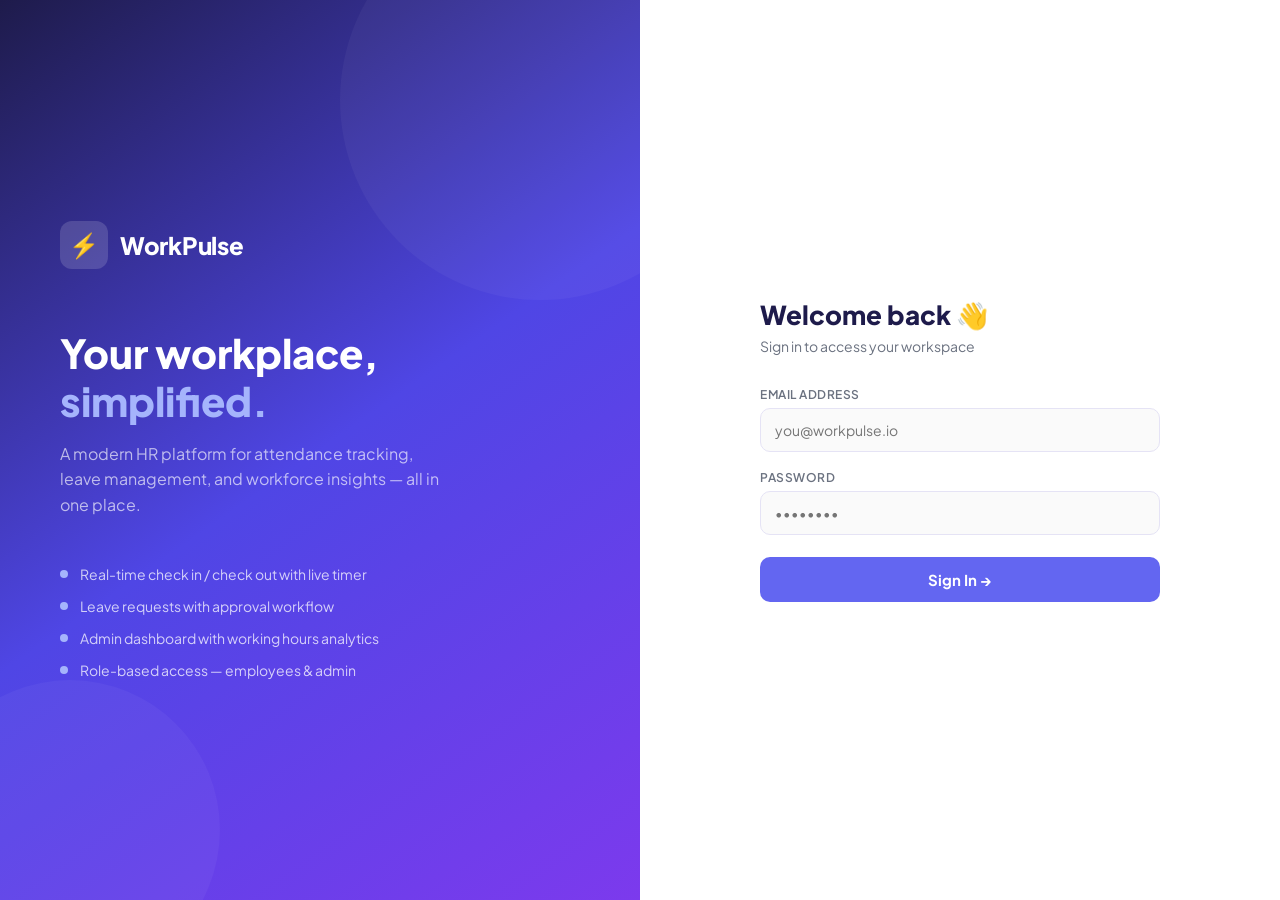
<file: index.html>
<!DOCTYPE html>
<html lang="en">
<head>
  <meta charset="UTF-8" />
  <meta name="viewport" content="width=device-width, initial-scale=1.0"/>
  <title>WorkPulse HRMS — Dashboard</title>
  <link rel="stylesheet" href="style.css"/>
  <link rel="preconnect" href="https://fonts.googleapis.com"/>
  <link href="https://fonts.googleapis.com/css2?family=Plus+Jakarta+Sans:wght@400;500;600;700&display=swap" rel="stylesheet"/>
  <link rel="icon" href="data:image/svg+xml,<svg xmlns='http://www.w3.org/2000/svg' viewBox='0 0 100 100'><text y='.9em' font-size='90'>💼</text></svg>"/>
</head>
<body>
<div class="app-shell">

  <!-- SIDEBAR -->
  <aside class="sidebar" id="sidebar">
    <div class="sidebar-logo">
      <span class="logo-icon">⚡</span>
      <span class="logo-text">WorkPulse</span>
    </div>
    <div class="sidebar-profile">
      <div class="avatar" id="sidebarAvatar">--</div>
      <div class="profile-info">
        <div class="profile-name" id="sidebarName">--</div>
        <div class="profile-role" id="sidebarRole">--</div>
      </div>
    </div>
    <nav class="sidebar-nav">
      <a href="#" class="nav-item active" data-screen="dashboard"><span class="nav-icon">🏠</span><span>Dashboard</span></a>
      <a href="#" class="nav-item" data-screen="leave"><span class="nav-icon">📅</span><span>Leave</span></a>
      <a href="#" class="nav-item" data-screen="attendance"><span class="nav-icon">⏱️</span><span>Attendance</span></a>
      <a href="#" class="nav-item" data-screen="profile"><span class="nav-icon">👤</span><span>My Profile</span></a>
      <a href="#" class="nav-item" data-screen="payslip"><span class="nav-icon">💰</span><span>Payslip</span></a>
    </nav>
    <div class="sidebar-footer">
      <a href="#" class="nav-item logout" id="logoutBtn"><span class="nav-icon">🚪</span><span>Logout</span></a>
    </div>
  </aside>

  <!-- MAIN CONTENT -->
  <main class="main-content">
    <header class="topbar">
      <button class="menu-toggle" id="menuToggle">☰</button>
      <div class="topbar-search">
        <span>🔍</span>
        <input type="text" placeholder="Search anything..."/>
      </div>
      <div class="topbar-right">
        <div class="clock-badge" id="liveClock">--:--</div>
        <button class="notif-btn">🔔<span class="notif-dot"></span></button>
        <div class="topbar-avatar" id="topbarAvatar">--</div>
      </div>
    </header>

    <!-- DASHBOARD SCREEN -->
    <div class="screen active" id="screen-dashboard">
      <div class="page-header">
        <div>
          <h1 id="greetingText">Good Morning 👋</h1>
          <p class="page-subtitle">Here's your overview for today</p>
        </div>
      </div>

      <!-- CHECK IN / OUT PANEL -->
      <div class="checkin-panel" id="checkinPanel">
        <div class="checkin-left">
          <div class="checkin-status-dot" id="checkinDot"></div>
          <div class="checkin-info">
            <div class="checkin-title" id="checkinTitle">Not Checked In</div>
            <div class="checkin-sub" id="checkinSub">Tap Check In to start your session</div>
          </div>
        </div>
        <div class="checkin-timer-block">
          <div class="checkin-timer" id="checkinTimer">00:00:00</div>
          <div class="checkin-timer-label">Working Hours Today</div>
        </div>
        <div class="checkin-times">
          <div class="checkin-time-item">
            <span class="checkin-time-label">Check In</span>
            <span class="checkin-time-val" id="displayCheckIn">--:--</span>
          </div>
          <div class="checkin-divider">→</div>
          <div class="checkin-time-item">
            <span class="checkin-time-label">Check Out</span>
            <span class="checkin-time-val" id="displayCheckOut">--:--</span>
          </div>
        </div>
        <button class="btn btn-checkin" id="checkInBtn">
          <span id="checkInBtnIcon">▶</span>
          <span id="checkInBtnText">Check In</span>
        </button>
      </div>

      <div class="stat-grid">
        <div class="stat-card"><div class="stat-icon" style="background:#ede9fe">📅</div><div class="stat-info"><div class="stat-value">12</div><div class="stat-label">Leave Balance</div></div></div>
        <div class="stat-card"><div class="stat-icon" style="background:#dcfce7">⏰</div><div class="stat-info"><div class="stat-value" id="statCheckIn">--:--</div><div class="stat-label">Check-In Today</div></div></div>
        <div class="stat-card"><div class="stat-icon" style="background:#fef9c3">📊</div><div class="stat-info"><div class="stat-value">96%</div><div class="stat-label">Attendance (June)</div></div></div>
        <div class="stat-card"><div class="stat-icon" style="background:#fee2e2">⌛</div><div class="stat-info"><div class="stat-value" id="statHours">0h 0m</div><div class="stat-label">Hours Today</div></div></div>
      </div>

      <div class="dashboard-grid">
        <div class="card calendar-card">
          <div class="card-header"><h3>Attendance Calendar</h3><span class="month-label">June 2025</span></div>
          <div class="calendar-grid" id="calendarGrid"></div>
        </div>
        <div class="card">
          <div class="card-header"><h3>Leave Balance</h3></div>
          <div class="leave-bars" id="leaveBars"></div>
        </div>
      </div>

      <div class="dashboard-grid">
        <div class="card">
          <div class="card-header"><h3>Recent Requests</h3><a href="#" class="link-sm">View all →</a></div>
          <div id="recentRequests"></div>
        </div>
        <div class="card">
          <div class="card-header"><h3>Upcoming Holidays</h3></div>
          <div id="holidayList"></div>
        </div>
      </div>
    </div>

    <!-- LEAVE SCREEN -->
    <div class="screen" id="screen-leave">
      <div class="page-header">
        <div><h1>Leave Management</h1><p class="page-subtitle">Apply and track your leave requests</p></div>
        <button class="btn btn-primary" id="openLeaveModal">+ Apply Leave</button>
      </div>
      <div class="card">
        <div class="card-header"><h3>Leave History</h3></div>
        <table class="data-table">
          <thead><tr><th>Type</th><th>From</th><th>To</th><th>Days</th><th>Reason</th><th>Status</th></tr></thead>
          <tbody id="leaveHistoryBody"></tbody>
        </table>
      </div>
    </div>

    <!-- ATTENDANCE SCREEN -->
    <div class="screen" id="screen-attendance">
      <div class="page-header"><div><h1>Attendance Log</h1><p class="page-subtitle">Your daily attendance records</p></div></div>
      <div class="card today-session-card">
        <div class="card-header"><h3>📍 Today's Session</h3><span class="month-label" id="todayDateLabel">--</span></div>
        <div class="session-summary-grid">
          <div class="session-item"><div class="session-label">Check In</div><div class="session-val" id="attCheckIn">--:--</div></div>
          <div class="session-arrow">→</div>
          <div class="session-item"><div class="session-label">Check Out</div><div class="session-val" id="attCheckOut">--:--</div></div>
          <div class="session-sep"></div>
          <div class="session-item"><div class="session-label">Total Hours</div><div class="session-val accent" id="attTotalHours">0h 0m</div></div>
          <div class="session-item"><div class="session-label">Status</div><div class="session-val" id="attStatus"><span class="badge badge-yellow">Not Started</span></div></div>
        </div>
      </div>
      <div class="stat-grid">
        <div class="stat-card"><div class="stat-icon" style="background:#dcfce7">✅</div><div class="stat-info"><div class="stat-value">5</div><div class="stat-label">Present Days (Jun)</div></div></div>
        <div class="stat-card"><div class="stat-icon" style="background:#fee2e2">❌</div><div class="stat-info"><div class="stat-value">0</div><div class="stat-label">Absent Days (Jun)</div></div></div>
        <div class="stat-card"><div class="stat-icon" style="background:#fef9c3">⏰</div><div class="stat-info"><div class="stat-value">09:04</div><div class="stat-label">Avg Check-In</div></div></div>
        <div class="stat-card"><div class="stat-icon" style="background:#ede9fe">⌛</div><div class="stat-info"><div class="stat-value">9h 04m</div><div class="stat-label">Avg Hours/Day</div></div></div>
      </div>
      <div class="card">
        <div class="card-header"><h3>Daily Log — June 2025</h3></div>
        <table class="data-table">
          <thead><tr><th>Date</th><th>Check In</th><th>Check Out</th><th>Hours</th><th>Status</th></tr></thead>
          <tbody id="attendanceLogBody"></tbody>
        </table>
      </div>
    </div>

    <!-- PROFILE SCREEN -->
    <div class="screen" id="screen-profile">
      <div class="page-header">
        <div><h1>My Profile</h1><p class="page-subtitle">Personal and employment information</p></div>
        <button class="btn btn-outline">✏️ Edit Profile</button>
      </div>
      <div class="profile-grid">
        <div class="card profile-card">
          <div class="profile-avatar-lg" id="profileAvatarLg">--</div>
          <h2 id="profileName">--</h2>
          <p id="profileRole">--</p>
          <div class="profile-badges">
            <span class="badge badge-green">Active</span>
            <span class="badge badge-blue">Full-Time</span>
          </div>
        </div>
        <div class="card"><div class="card-header"><h3>Personal Details</h3></div><div class="detail-list" id="personalDetails"></div></div>
        <div class="card"><div class="card-header"><h3>Employment Details</h3></div><div class="detail-list" id="employmentDetails"></div></div>
      </div>
    </div>

    <!-- PAYSLIP SCREEN -->
    <div class="screen" id="screen-payslip">
      <div class="page-header"><div><h1>Payslip</h1><p class="page-subtitle">Your salary statements</p></div></div>
      <div class="card">
        <div class="card-header"><h3>Payslip History</h3></div>
        <table class="data-table">
          <thead><tr><th>Month</th><th>Gross Salary</th><th>Deductions</th><th>Net Pay</th><th>Status</th><th>Action</th></tr></thead>
          <tbody id="payslipBody"></tbody>
        </table>
      </div>
    </div>
  </main>
</div>

<!-- LEAVE MODAL — must be direct child of body, outside app-shell -->
<div class="modal-overlay" id="leaveModal">
  <div class="modal">
    <div class="modal-header"><h3>Apply for Leave</h3><button class="modal-close" id="closeLeaveModal">✕</button></div>
    <div class="modal-body">
      <div class="form-group"><label>Leave Type</label><select class="form-control" id="leaveType"><option>Casual Leave</option><option>Sick Leave</option><option>Earned Leave</option><option>Maternity / Paternity</option></select></div>
      <div class="form-row">
        <div class="form-group"><label>From Date</label><input type="date" class="form-control" id="leaveFrom"/></div>
        <div class="form-group"><label>To Date</label><input type="date" class="form-control" id="leaveTo"/></div>
      </div>
      <div class="form-group"><label>Reason</label><textarea class="form-control" rows="3" id="leaveReason" placeholder="Brief reason for leave..."></textarea></div>
      <div id="leaveFormError" style="color:#ef4444;font-size:12px;margin-top:4px;display:none;"></div>
    </div>
    <div class="modal-footer">
      <button class="btn btn-outline" id="cancelLeave">Cancel</button>
      <button class="btn btn-primary" id="submitLeaveBtn">Submit Request</button>
    </div>
  </div>
</div>
<script src="auth.js"></script>
<script src="app.js"></script>
</body>
</html>
</file>
<file: style.css>
/* ============================================================
   WorkPulse HRMS — Main Stylesheet
   ============================================================ */

*, *::before, *::after { box-sizing: border-box; margin: 0; padding: 0; }

:root {
  --brand:       #6366f1;
  --brand-dark:  #4f46e5;
  --brand-light: #ede9fe;
  --accent:      #7c3aed;

  --bg:          #f8f7ff;
  --surface:     #ffffff;
  --surface-2:   #f1f0f9;
  --border:      #e5e3f5;

  --text-primary:   #1e1b4b;
  --text-secondary: #6b7280;
  --text-muted:     #9ca3af;

  --green:  #22c55e; --green-bg:  #dcfce7;
  --red:    #ef4444; --red-bg:    #fee2e2;
  --yellow: #f59e0b; --yellow-bg: #fef9c3;
  --blue:   #3b82f6; --blue-bg:   #dbeafe;

  --radius: 12px;
  --radius-sm: 8px;
  --shadow: 0 1px 4px rgba(99,102,241,0.08), 0 4px 16px rgba(99,102,241,0.06);
  --shadow-lg: 0 8px 32px rgba(99,102,241,0.14);

  --sidebar-width: 240px;
  --topbar-height: 64px;
  --font: 'Plus Jakarta Sans', sans-serif;
}

html, body { height: 100%; font-family: var(--font); background: var(--bg); color: var(--text-primary); font-size: 14px; line-height: 1.5; }

/* ── APP SHELL ────────────────────────────────────────────── */
.app-shell { display: flex; height: 100vh; overflow: hidden; }

/* ── SIDEBAR ─────────────────────────────────────────────── */
.sidebar {
  width: var(--sidebar-width);
  background: var(--text-primary);
  display: flex;
  flex-direction: column;
  padding: 0;
  flex-shrink: 0;
  transition: transform .25s ease;
  z-index: 100;
  overflow-y: auto;
}

.sidebar-logo {
  display: flex;
  align-items: center;
  gap: 10px;
  padding: 20px 20px 16px;
  border-bottom: 1px solid rgba(255,255,255,0.08);
}
.logo-icon { font-size: 22px; }
.logo-text { font-size: 18px; font-weight: 700; color: #fff; letter-spacing: -0.3px; }
.admin-badge { background: var(--brand); color: #fff; font-size: 10px; font-weight: 600; padding: 2px 7px; border-radius: 99px; margin-left: auto; }

.sidebar-profile {
  display: flex;
  align-items: center;
  gap: 10px;
  padding: 16px 20px;
  border-bottom: 1px solid rgba(255,255,255,0.08);
}
.avatar {
  width: 38px; height: 38px;
  border-radius: 50%;
  background: var(--brand);
  color: #fff;
  font-weight: 700;
  font-size: 13px;
  display: flex; align-items: center; justify-content: center;
  flex-shrink: 0;
}
.profile-name { color: #fff; font-weight: 600; font-size: 13px; }
.profile-role { color: rgba(255,255,255,.5); font-size: 11px; }

.sidebar-nav { flex: 1; padding: 12px 12px 0; display: flex; flex-direction: column; gap: 2px; }
.sidebar-footer { padding: 12px; border-top: 1px solid rgba(255,255,255,0.08); display: flex; flex-direction: column; gap: 2px; }

.nav-item {
  display: flex;
  align-items: center;
  gap: 10px;
  padding: 9px 12px;
  border-radius: var(--radius-sm);
  color: rgba(255,255,255,.6);
  text-decoration: none;
  font-size: 13.5px;
  font-weight: 500;
  transition: all .15s ease;
  cursor: pointer;
  position: relative;
}
.nav-item:hover { background: rgba(255,255,255,.08); color: #fff; }
.nav-item.active { background: var(--brand); color: #fff; }
.nav-icon { font-size: 16px; flex-shrink: 0; }
.nav-badge { margin-left: auto; background: var(--red); color: #fff; font-size: 10px; font-weight: 700; padding: 1px 6px; border-radius: 99px; }
.admin-link { color: rgba(255,255,255,.6); }
.logout:hover { background: rgba(239,68,68,.15); color: #f87171; }

/* ── MAIN CONTENT ─────────────────────────────────────────── */
.main-content {
  flex: 1;
  display: flex;
  flex-direction: column;
  overflow: hidden;
  min-width: 0;
}

/* ── TOPBAR ──────────────────────────────────────────────── */
.topbar {
  height: var(--topbar-height);
  background: var(--surface);
  border-bottom: 1px solid var(--border);
  display: flex;
  align-items: center;
  padding: 0 24px;
  gap: 16px;
  flex-shrink: 0;
}
.menu-toggle { display: none; background: none; border: none; font-size: 20px; cursor: pointer; color: var(--text-secondary); }
.topbar-search { flex: 1; max-width: 360px; display: flex; align-items: center; gap: 8px; background: var(--surface-2); border-radius: 99px; padding: 8px 14px; }
.topbar-search input { border: none; background: none; outline: none; font-family: var(--font); font-size: 13px; color: var(--text-primary); width: 100%; }
.topbar-right { margin-left: auto; display: flex; align-items: center; gap: 12px; }
.clock-badge { background: var(--brand-light); color: var(--brand-dark); font-weight: 700; font-size: 13px; padding: 5px 12px; border-radius: 99px; }
.notif-btn { background: none; border: none; font-size: 20px; cursor: pointer; position: relative; }
.notif-dot { position: absolute; top: 1px; right: 1px; width: 8px; height: 8px; background: var(--red); border-radius: 50%; border: 2px solid var(--surface); }
.topbar-avatar { width: 32px; height: 32px; border-radius: 50%; background: var(--brand); color: #fff; font-weight: 700; font-size: 11px; display: flex; align-items: center; justify-content: center; cursor: pointer; }

/* ── SCREENS ─────────────────────────────────────────────── */
.screen { display: none; flex: 1; overflow-y: auto; padding: 24px; }
.screen.active { display: block; }

.page-header { display: flex; justify-content: space-between; align-items: flex-start; margin-bottom: 24px; }
.page-header h1 { font-size: 22px; font-weight: 700; color: var(--text-primary); }
.page-subtitle { color: var(--text-secondary); font-size: 13px; margin-top: 2px; }

/* ── STAT CARDS ──────────────────────────────────────────── */
.stat-grid { display: grid; grid-template-columns: repeat(4, 1fr); gap: 16px; margin-bottom: 24px; }
.stat-card { background: var(--surface); border: 1px solid var(--border); border-radius: var(--radius); padding: 18px; display: flex; align-items: center; gap: 14px; box-shadow: var(--shadow); }
.stat-icon { width: 44px; height: 44px; border-radius: 10px; display: flex; align-items: center; justify-content: center; font-size: 20px; flex-shrink: 0; }
.stat-value { font-size: 24px; font-weight: 700; color: var(--text-primary); }
.stat-label { color: var(--text-secondary); font-size: 12px; margin-top: 2px; }

/* ── CARDS ───────────────────────────────────────────────── */
.card { background: var(--surface); border: 1px solid var(--border); border-radius: var(--radius); padding: 20px; box-shadow: var(--shadow); margin-bottom: 20px; overflow-x: auto; }
.card-header { display: flex; justify-content: space-between; align-items: center; margin-bottom: 16px; }
.card-header h3 { font-size: 15px; font-weight: 600; }
.month-label { font-size: 12px; color: var(--text-secondary); background: var(--surface-2); padding: 3px 10px; border-radius: 99px; }

.dashboard-grid { display: grid; grid-template-columns: 1fr 1fr; gap: 20px; margin-bottom: 20px; }

/* ── CALENDAR ────────────────────────────────────────────── */
.calendar-grid { display: grid; grid-template-columns: repeat(7, 1fr); gap: 4px; }
.cal-day-head { text-align: center; font-size: 10px; font-weight: 600; color: var(--text-muted); padding: 4px 0; }
.cal-day { width: 32px; height: 32px; border-radius: 8px; display: flex; align-items: center; justify-content: center; font-size: 12px; font-weight: 500; cursor: default; margin: auto; }
.cal-day.present { background: var(--green-bg); color: var(--green); }
.cal-day.absent  { background: var(--red-bg);   color: var(--red); }
.cal-day.leave   { background: var(--yellow-bg); color: var(--yellow); }
.cal-day.today   { background: var(--brand); color: #fff; font-weight: 700; }
.cal-day.empty   { opacity: 0; }
.cal-day.weekend { color: var(--text-muted); background: var(--surface-2); }

/* ── LEAVE BARS ──────────────────────────────────────────── */
.leave-bar-item { margin-bottom: 14px; }
.leave-bar-label { display: flex; justify-content: space-between; font-size: 12px; color: var(--text-secondary); margin-bottom: 6px; }
.leave-bar-track { background: var(--surface-2); border-radius: 99px; height: 8px; overflow: hidden; }
.leave-bar-fill { height: 100%; border-radius: 99px; background: var(--brand); transition: width .4s ease; }

/* ── RECENT REQUESTS ─────────────────────────────────────── */
.request-item { display: flex; justify-content: space-between; align-items: center; padding: 10px 0; border-bottom: 1px solid var(--border); }
.request-item:last-child { border-bottom: none; }
.request-info { display: flex; flex-direction: column; gap: 2px; }
.request-type { font-size: 13px; font-weight: 500; }
.request-date { font-size: 11px; color: var(--text-muted); }

/* ── HOLIDAY LIST ─────────────────────────────────────────── */
.holiday-item { display: flex; justify-content: space-between; align-items: center; padding: 10px 0; border-bottom: 1px solid var(--border); }
.holiday-item:last-child { border-bottom: none; }
.holiday-name { font-size: 13px; font-weight: 500; }
.holiday-date { font-size: 11px; color: var(--text-muted); }

/* ── BADGES ──────────────────────────────────────────────── */
.badge { display: inline-block; padding: 3px 10px; border-radius: 99px; font-size: 11px; font-weight: 600; }
.badge-green   { background: var(--green-bg);  color: var(--green);  }
.badge-red     { background: var(--red-bg);    color: var(--red);    }
.badge-yellow  { background: var(--yellow-bg); color: #b45309;       }
.badge-blue    { background: var(--blue-bg);   color: var(--blue);   }
.badge-purple  { background: var(--brand-light); color: var(--brand-dark); }

/* ── BUTTONS ─────────────────────────────────────────────── */
.btn {
  display: inline-flex;
  align-items: center;
  gap: 6px;
  padding: 9px 18px;
  border-radius: var(--radius-sm);
  font-family: var(--font);
  font-size: 13px;
  font-weight: 600;
  cursor: pointer;
  border: none;
  transition: all .15s ease;
}
.btn-primary { background: var(--brand); color: #fff; }
.btn-primary:hover { background: var(--brand-dark); }
.btn-outline { background: transparent; color: var(--brand); border: 1.5px solid var(--brand); }
.btn-outline:hover { background: var(--brand-light); }
.btn-success { background: var(--green-bg); color: var(--green); border: 1.5px solid var(--green); }
.btn-success:hover { background: var(--green); color: #fff; }
.btn-danger { background: var(--red-bg); color: var(--red); border: 1.5px solid var(--red); }
.btn-danger:hover { background: var(--red); color: #fff; }
.btn-sm { padding: 5px 12px; font-size: 12px; }
.btn-group { display: flex; gap: 8px; }

/* ── TABLES ──────────────────────────────────────────────── */
.data-table { width: 100%; border-collapse: collapse; table-layout: auto; }
.data-table th { text-align: left; padding: 10px 14px; font-size: 11px; font-weight: 600; color: var(--text-muted); text-transform: uppercase; letter-spacing: .5px; border-bottom: 2px solid var(--border); white-space: nowrap; }
.data-table td { padding: 13px 14px; font-size: 13px; border-bottom: 1px solid var(--border); vertical-align: middle; }
.data-table tr:last-child td { border-bottom: none; }
.data-table tbody tr:hover { background: var(--surface-2); }
.table-actions-cell { display: flex; gap: 6px; }

/* ── FORMS ───────────────────────────────────────────────── */
.form-group { display: flex; flex-direction: column; gap: 6px; margin-bottom: 14px; }
.form-group label { font-size: 12px; font-weight: 600; color: var(--text-secondary); }
.form-control { padding: 9px 12px; border: 1.5px solid var(--border); border-radius: var(--radius-sm); font-family: var(--font); font-size: 13px; color: var(--text-primary); background: var(--surface); outline: none; transition: border-color .15s; width: 100%; }
.form-control:focus { border-color: var(--brand); }
select.form-control { cursor: pointer; }
textarea.form-control { resize: vertical; min-height: 80px; }
.form-row { display: grid; grid-template-columns: 1fr 1fr; gap: 14px; }

/* ── MODAL ───────────────────────────────────────────────── */
.modal-overlay { position: fixed; inset: 0; background: rgba(30,27,75,.5); display: none; align-items: center; justify-content: center; z-index: 200; backdrop-filter: blur(2px); }
.modal-overlay.open { display: flex; }
.modal { background: var(--surface); border-radius: 16px; width: 100%; max-width: 480px; box-shadow: var(--shadow-lg); }
.modal-lg { max-width: 600px; }
.modal-header { display: flex; justify-content: space-between; align-items: center; padding: 20px 24px 0; }
.modal-header h3 { font-size: 17px; font-weight: 700; }
.modal-close { background: none; border: none; font-size: 18px; cursor: pointer; color: var(--text-secondary); width: 32px; height: 32px; border-radius: 8px; display: flex; align-items: center; justify-content: center; }
.modal-close:hover { background: var(--surface-2); }
.modal-body { padding: 20px 24px; }
.modal-footer { padding: 0 24px 20px; display: flex; justify-content: flex-end; gap: 10px; }

/* ── PROFILE ─────────────────────────────────────────────── */
.profile-grid { display: grid; grid-template-columns: 240px 1fr 1fr; gap: 20px; }
.profile-card { display: flex; flex-direction: column; align-items: center; text-align: center; gap: 8px; }
.profile-avatar-lg { width: 72px; height: 72px; border-radius: 50%; background: var(--brand); color: #fff; font-size: 24px; font-weight: 700; display: flex; align-items: center; justify-content: center; margin-bottom: 4px; }
.profile-badges { display: flex; gap: 6px; flex-wrap: wrap; justify-content: center; }
.detail-list { display: flex; flex-direction: column; gap: 12px; }
.detail-row { display: flex; flex-direction: column; gap: 2px; border-bottom: 1px solid var(--border); padding-bottom: 12px; }
.detail-row:last-child { border-bottom: none; }
.detail-key { font-size: 11px; color: var(--text-muted); font-weight: 600; text-transform: uppercase; }
.detail-val { font-size: 13px; font-weight: 500; }

/* ── LINK ────────────────────────────────────────────────── */
.link-sm { font-size: 12px; color: var(--brand); text-decoration: none; }
.link-sm:hover { text-decoration: underline; }

/* ── LIVE DOT ────────────────────────────────────────────── */
.live-dot { width: 8px; height: 8px; background: var(--green); border-radius: 50%; animation: pulse 1.5s infinite; }
@keyframes pulse { 0%,100% { opacity: 1; } 50% { opacity: .4; } }

/* ── APPROVAL CARDS ──────────────────────────────────────── */
.approval-card { background: var(--surface); border: 1px solid var(--border); border-radius: var(--radius); padding: 20px 24px; margin-bottom: 16px; box-shadow: var(--shadow); }
.approval-card-header { display: flex; align-items: center; gap: 12px; margin-bottom: 14px; }
.approval-avatar { width: 40px; height: 40px; border-radius: 50%; background: var(--brand); color: #fff; font-size: 13px; font-weight: 700; display: flex; align-items: center; justify-content: center; flex-shrink: 0; }
.approval-name { font-weight: 600; font-size: 15px; }
.approval-meta { font-size: 12px; color: var(--text-muted); margin-top: 1px; }
.approval-details { display: grid; grid-template-columns: repeat(3, 1fr); gap: 12px; margin-bottom: 14px; }
.approval-detail-item { background: var(--surface-2); border-radius: 10px; padding: 10px 14px; }
.approval-detail-label { font-size: 10px; color: var(--text-muted); font-weight: 600; text-transform: uppercase; letter-spacing: .4px; margin-bottom: 4px; }
.approval-detail-val { font-size: 14px; font-weight: 700; }
.approval-reason { font-size: 13px; color: var(--text-secondary); margin-bottom: 14px; background: var(--surface-2); padding: 10px 14px; border-radius: 8px; line-height: 1.5; }
.approval-actions { display: flex; gap: 8px; justify-content: flex-end; }

/* ── CHART BARS ──────────────────────────────────────────── */
.bar-chart { display: flex; flex-direction: column; gap: 12px; }
.bar-row { display: flex; align-items: center; gap: 10px; }
.bar-label { width: 80px; font-size: 12px; color: var(--text-secondary); flex-shrink: 0; }
.bar-track { flex: 1; background: var(--surface-2); border-radius: 99px; height: 10px; overflow: hidden; }
.bar-fill { height: 100%; border-radius: 99px; background: var(--brand); }
.bar-count { width: 30px; font-size: 12px; font-weight: 600; text-align: right; color: var(--text-primary); }

/* week chart */
.week-chart { display: grid; grid-template-columns: repeat(7, 1fr); gap: 8px; align-items: flex-end; height: 120px; }
.week-bar-wrap { display: flex; flex-direction: column; align-items: center; justify-content: flex-end; height: 100%; gap: 4px; }
.week-bar { width: 100%; border-radius: 6px 6px 0 0; background: var(--brand); transition: height .4s ease; }
.week-bar-day { font-size: 10px; color: var(--text-muted); }
.week-bar-val { font-size: 10px; font-weight: 600; color: var(--text-secondary); }

/* employee status */
.emp-status-list { display: flex; flex-direction: column; gap: 8px; }
.emp-status-item { display: flex; align-items: center; justify-content: space-between; padding: 8px 0; border-bottom: 1px solid var(--border); }
.emp-status-item:last-child { border-bottom: none; }
.emp-status-left { display: flex; align-items: center; gap: 10px; }
.emp-status-info { display: flex; flex-direction: column; gap: 1px; }
.emp-status-name { font-size: 13px; font-weight: 500; }
.emp-status-dept { font-size: 11px; color: var(--text-muted); }

/* inline table controls */
.table-actions { display: flex; align-items: center; gap: 10px; flex-wrap: wrap; }
.search-inline { max-width: 200px; }
.select-inline { max-width: 160px; }

/* ── RESPONSIVE ──────────────────────────────────────────── */
@media (max-width: 900px) {
  .stat-grid { grid-template-columns: repeat(2, 1fr); }
  .dashboard-grid { grid-template-columns: 1fr; }
  .profile-grid { grid-template-columns: 1fr 1fr; }
}

@media (max-width: 640px) {
  :root { --sidebar-width: 240px; }
  .sidebar { position: fixed; left: 0; top: 0; height: 100%; transform: translateX(-100%); }
  .sidebar.open { transform: translateX(0); }
  .menu-toggle { display: flex; }
  .stat-grid { grid-template-columns: 1fr 1fr; }
  .profile-grid { grid-template-columns: 1fr; }
  .form-row { grid-template-columns: 1fr; }
  .topbar-search { display: none; }
  .approval-details { grid-template-columns: 1fr 1fr; }
  .screen { padding: 16px; }
}

/* ── CHECK IN / OUT PANEL ─────────────────────────────────── */
.checkin-panel {
  background: linear-gradient(135deg, #1e1b4b 0%, #4f46e5 60%, #7c3aed 100%);
  border-radius: var(--radius);
  padding: 22px 28px;
  display: flex;
  align-items: center;
  gap: 28px;
  margin-bottom: 24px;
  flex-wrap: wrap;
  box-shadow: 0 4px 24px rgba(99,102,241,0.35);
}

.checkin-left {
  display: flex;
  align-items: center;
  gap: 14px;
  flex: 1;
  min-width: 180px;
}

.checkin-status-dot {
  width: 14px;
  height: 14px;
  border-radius: 50%;
  background: #94a3b8;
  flex-shrink: 0;
  transition: background .3s;
  box-shadow: 0 0 0 3px rgba(148,163,184,.25);
}
.checkin-status-dot.active {
  background: #22c55e;
  box-shadow: 0 0 0 4px rgba(34,197,94,.3);
  animation: pulse 1.5s infinite;
}
.checkin-status-dot.done {
  background: #f59e0b;
  box-shadow: 0 0 0 4px rgba(245,158,11,.25);
  animation: none;
}

.checkin-title {
  color: #fff;
  font-size: 15px;
  font-weight: 700;
}
.checkin-sub {
  color: rgba(255,255,255,.6);
  font-size: 12px;
  margin-top: 2px;
}

.checkin-timer-block {
  text-align: center;
  flex-shrink: 0;
}
.checkin-timer {
  font-size: 32px;
  font-weight: 800;
  color: #fff;
  letter-spacing: 2px;
  font-variant-numeric: tabular-nums;
  font-family: 'Courier New', monospace;
  text-shadow: 0 2px 12px rgba(0,0,0,.2);
}
.checkin-timer-label {
  color: rgba(255,255,255,.5);
  font-size: 11px;
  margin-top: 2px;
  text-transform: uppercase;
  letter-spacing: .5px;
}

.checkin-times {
  display: flex;
  align-items: center;
  gap: 16px;
  flex-shrink: 0;
}
.checkin-time-item {
  display: flex;
  flex-direction: column;
  align-items: center;
  gap: 3px;
}
.checkin-time-label {
  color: rgba(255,255,255,.5);
  font-size: 10px;
  text-transform: uppercase;
  letter-spacing: .5px;
}
.checkin-time-val {
  color: #fff;
  font-size: 18px;
  font-weight: 700;
  letter-spacing: 1px;
}
.checkin-divider {
  color: rgba(255,255,255,.35);
  font-size: 20px;
  margin-top: 14px;
}

.btn-checkin {
  background: rgba(255,255,255,.15);
  color: #fff;
  border: 2px solid rgba(255,255,255,.35);
  padding: 12px 28px;
  font-size: 15px;
  font-weight: 700;
  border-radius: 99px;
  cursor: pointer;
  display: flex;
  align-items: center;
  gap: 8px;
  transition: all .2s ease;
  flex-shrink: 0;
  backdrop-filter: blur(4px);
}
.btn-checkin:hover { background: rgba(255,255,255,.25); border-color: #fff; }
.btn-checkin.checked-in {
  background: rgba(239,68,68,.25);
  border-color: #fca5a5;
  color: #fca5a5;
}
.btn-checkin.checked-in:hover { background: rgba(239,68,68,.4); }

/* ── TODAY SESSION CARD ───────────────────────────────────── */
.today-session-card { margin-bottom: 24px; }
.session-summary-grid {
  display: flex;
  align-items: center;
  gap: 24px;
  flex-wrap: wrap;
}
.session-item { display: flex; flex-direction: column; gap: 4px; }
.session-label { font-size: 11px; color: var(--text-muted); text-transform: uppercase; letter-spacing: .5px; font-weight: 600; }
.session-val { font-size: 20px; font-weight: 700; color: var(--text-primary); }
.session-val.accent { color: var(--brand); }
.session-arrow { font-size: 20px; color: var(--text-muted); margin-top: 14px; }
.session-sep { width: 1px; height: 40px; background: var(--border); }

/* ── PUNCH GRID (admin) ───────────────────────────────────── */
.punch-grid {
  display: grid;
  grid-template-columns: repeat(auto-fill, minmax(220px, 1fr));
  gap: 14px;
}
.punch-card {
  background: var(--surface-2);
  border: 1px solid var(--border);
  border-radius: 12px;
  padding: 16px;
  display: flex;
  flex-direction: column;
  gap: 10px;
}
.punch-card-header { display: flex; align-items: center; gap: 10px; }
.punch-card-avatar { width: 32px; height: 32px; border-radius: 50%; background: var(--brand); color: #fff; font-size: 11px; font-weight: 700; display: flex; align-items: center; justify-content: center; flex-shrink: 0; }
.punch-card-name { font-size: 13px; font-weight: 600; white-space: nowrap; overflow: hidden; text-overflow: ellipsis; }
.punch-card-dept { font-size: 11px; color: var(--text-muted); }
.punch-card-times { display: flex; justify-content: space-between; gap: 8px; }
.punch-time-item { display: flex; flex-direction: column; gap: 2px; }
.punch-time-label { font-size: 9px; color: var(--text-muted); text-transform: uppercase; letter-spacing: .4px; font-weight: 600; }
.punch-time-val { font-size: 15px; font-weight: 700; }
.punch-hours { display: flex; justify-content: space-between; align-items: center; padding-top: 8px; border-top: 1px solid var(--border); }
.punch-hours-val { font-size: 13px; font-weight: 700; color: var(--brand); }

/* ── WORK HOURS TABLE PROGRESS ───────────────────────────── */
.wh-progress { display: flex; align-items: center; gap: 8px; }
.wh-bar-track { flex: 1; background: var(--surface-2); border-radius: 99px; height: 6px; overflow: hidden; }
.wh-bar-fill { height: 100%; border-radius: 99px; transition: width .4s; }
.wh-bar-fill.good    { background: var(--green); }
.wh-bar-fill.warn    { background: var(--yellow); }
.wh-bar-fill.low     { background: var(--red); }
.wh-hours-label { font-size: 12px; font-weight: 600; white-space: nowrap; }

@media (max-width: 768px) {
  .checkin-panel { flex-direction: column; align-items: flex-start; gap: 16px; }
  .checkin-timer { font-size: 24px; }
  .session-summary-grid { gap: 16px; }
  .punch-grid { grid-template-columns: 1fr 1fr; }
}
</file>
<file: admin.css>
/* ============================================================
   WorkPulse HRMS — Admin Theme CSS
   ============================================================ */

.admin-theme .sidebar {
  background: #1e1b4b;
}

.admin-theme .sidebar-logo {
  border-bottom-color: rgba(255,255,255,.1);
}

.admin-theme .nav-item.active {
  background: #6366f1;
}

.admin-avatar {
  background: #7c3aed !important;
}

.admin-avatar-sm {
  background: #7c3aed;
}

/* Report bars */
.report-bar-item { margin-bottom: 14px; }
.report-bar-label { display: flex; justify-content: space-between; font-size: 12px; color: var(--text-secondary); margin-bottom: 6px; }
.report-bar-track { background: var(--surface-2); border-radius: 99px; height: 10px; overflow: hidden; }
.report-bar-fill { height: 100%; border-radius: 99px; background: linear-gradient(90deg, #6366f1, #7c3aed); transition: width .5s ease; }

/* ── ADMIN LAYOUT FIXES ──────────────────────────────────── */

/* Approvals screen — max readable width */
#approvalCards { max-width: 760px; }

/* Employee table — prevent action buttons from wrapping */
.data-table .table-actions-cell { white-space: nowrap; }

/* Card header — ensure search+filter don't overflow into title */
.card-header { flex-wrap: wrap; gap: 10px; }

/* Page header — tighten on smaller viewports */
.page-header { flex-wrap: wrap; gap: 12px; }

/* Salary upload form — constrain the upload card */
#screen-admin-salary .dashboard-grid { grid-template-columns: 380px 1fr; }
@media (max-width: 900px) {
  #screen-admin-salary .dashboard-grid { grid-template-columns: 1fr; }
}

/* Work hours table — min width so it scrolls rather than squishes */
#screen-admin-workhours .data-table { min-width: 800px; }

/* Stat grid — consistent card height */
.stat-card { min-height: 80px; }

/* Admin topbar avatar size fix */
.admin-avatar-sm {
  width: 32px;
  height: 32px;
  border-radius: 50%;
  color: #fff;
  font-weight: 700;
  font-size: 11px;
  display: flex;
  align-items: center;
  justify-content: center;
}

/* Live dot alignment in card header */
.card-header .live-dot { margin-left: 6px; flex-shrink: 0; }

/* Bar chart label alignment */
.bar-label { text-align: right; }
</file>
